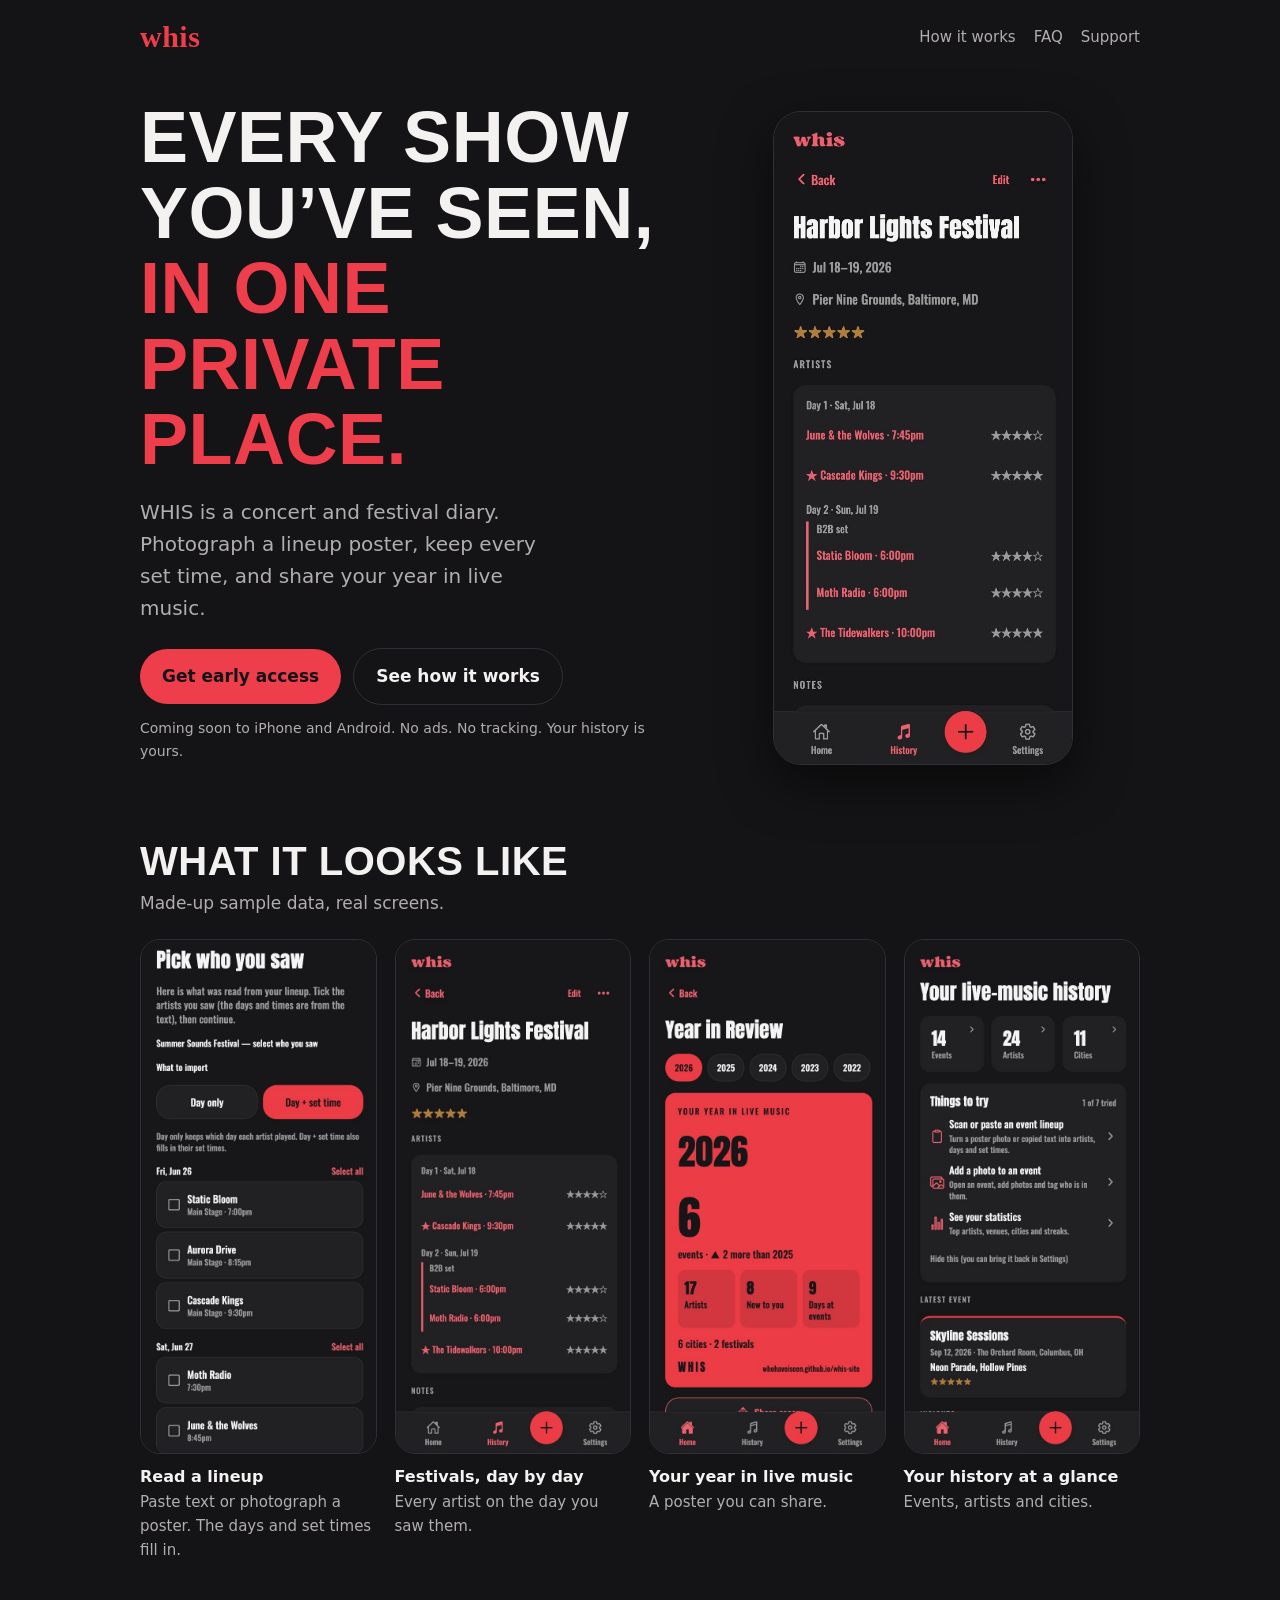
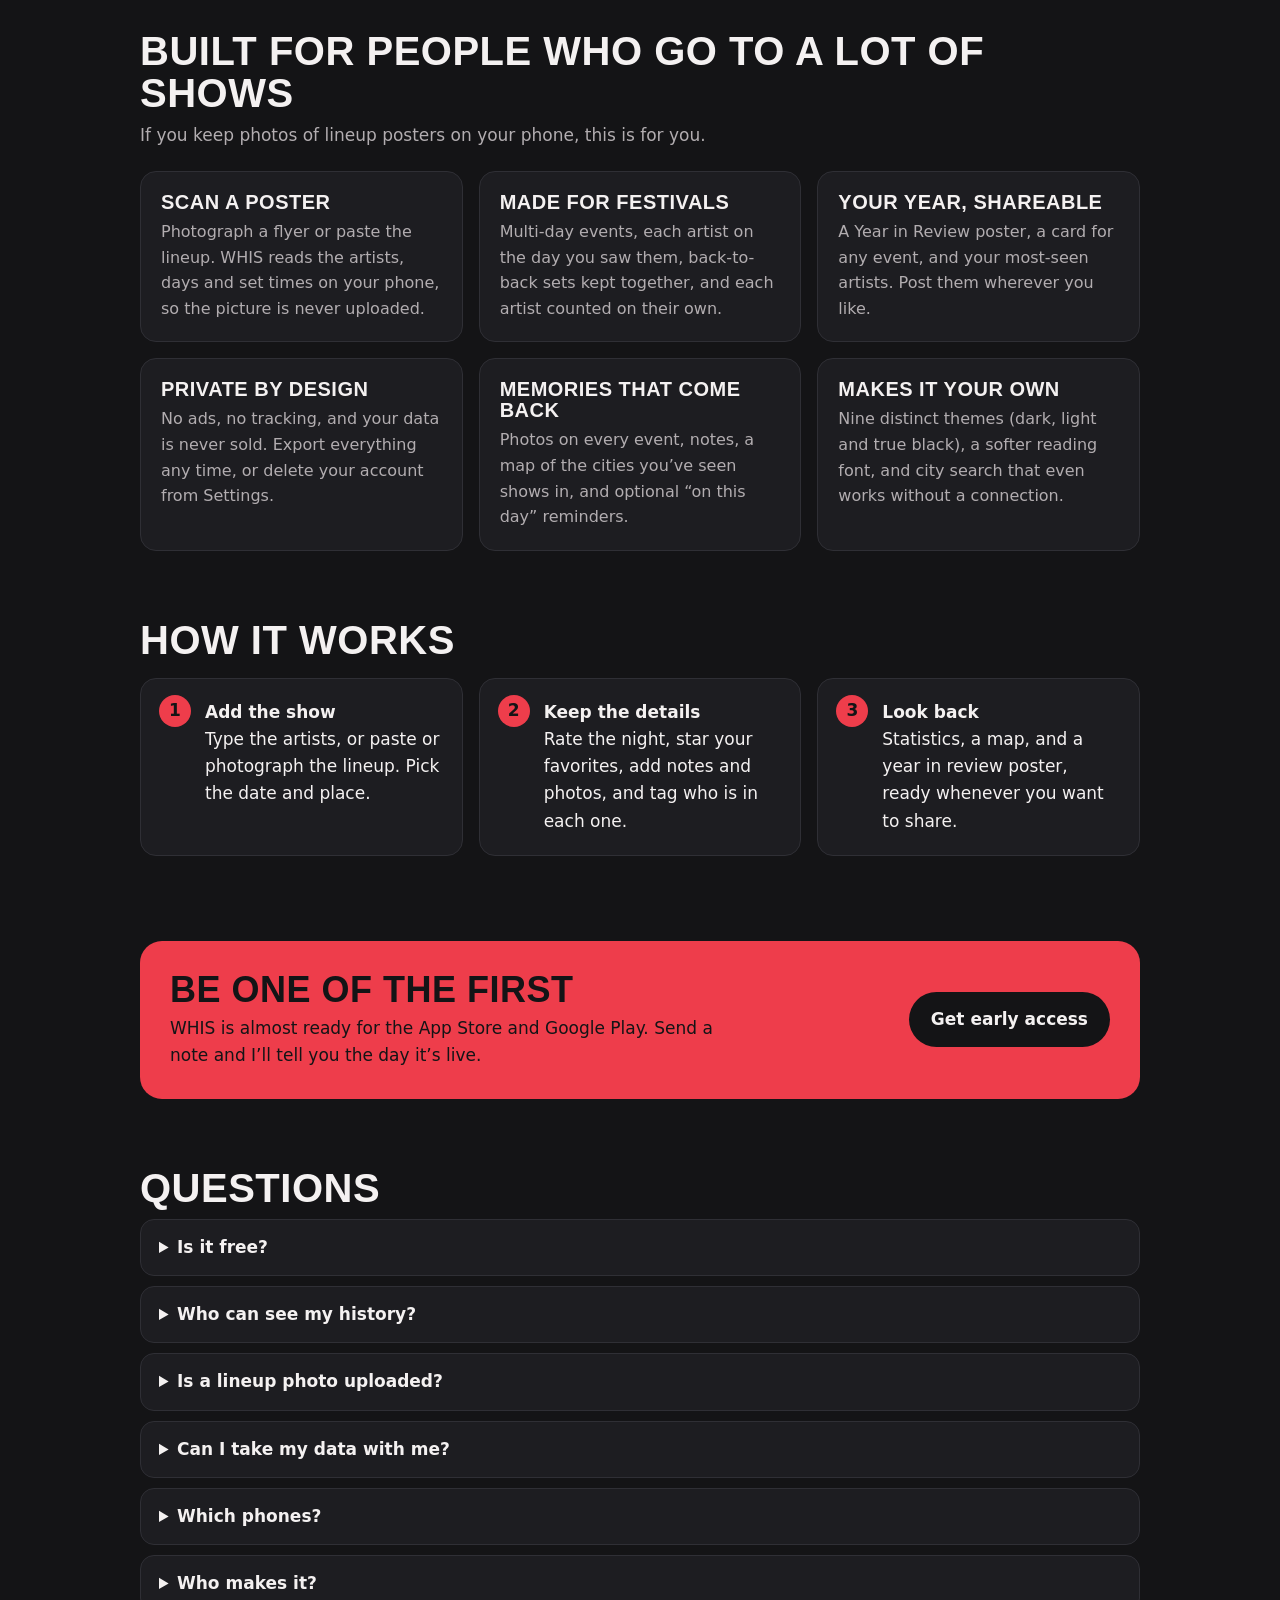
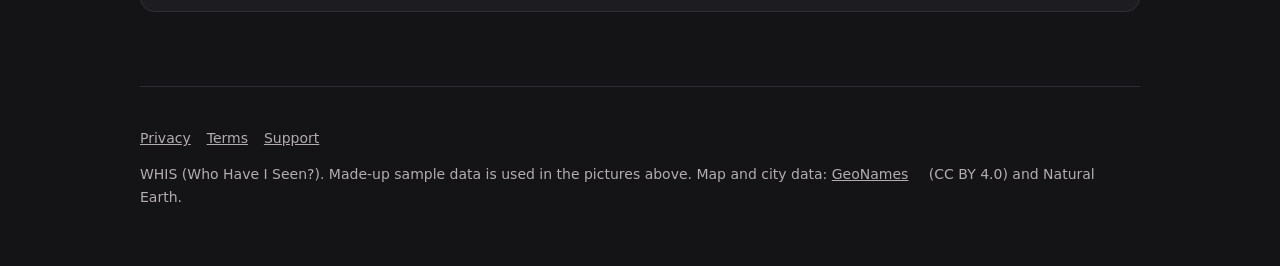
<file: index.html>
<!doctype html>
<html lang="en"><head><meta charset="utf-8"><meta name="viewport" content="width=device-width, initial-scale=1">
<title>WHIS: Concert &amp; Festival Diary</title>
<meta name="description" content="WHIS is a private concert and festival diary. Photograph a lineup poster, keep every set time, and share your year in live music. No ads, no tracking.">
<meta name="theme-color" content="#141416">
<link rel="canonical" href="https://whohaveiseen.github.io/whis-site/">
<meta property="og:type" content="website"><meta property="og:title" content="WHIS: Concert &amp; Festival Diary">
<meta property="og:description" content="Photograph a lineup poster, keep every set time, and share your year in live music. Private by design: no ads, no tracking.">
<meta property="og:url" content="https://whohaveiseen.github.io/whis-site/">
<meta property="og:image" content="https://whohaveiseen.github.io/whis-site/images/shot-year.jpg?v=3">
<meta name="twitter:card" content="summary_large_image">
<link rel="stylesheet" href="landing.css"></head>
<body>
<div class="wrap">
<header class="top"><a class="brand" href="./">whis</a><nav><a href="#how">How it works</a><a href="#faq">FAQ</a><a href="support.html">Support</a></nav></header>

<main>
<div class="hero">
<div>
<h1>Every show you&rsquo;ve seen, <em>in one private place.</em></h1>
<p class="lede">WHIS is a concert and festival diary. Photograph a lineup poster, keep every set time, and share your year in live music.</p>
<div class="cta">
<a class="btn" href="mailto:whohaveiseen@gmail.com?subject=WHIS%20early%20access">Get early access</a>
<a class="btn ghost" href="#how">See how it works</a>
</div>
<!-- When the apps are live, replace "Get early access" with the App Store and Google Play links and delete the next line. -->
<p class="note">Coming soon to iPhone and Android. No ads. No tracking. Your history is yours.</p>
</div>
<figure class="phone"><img src="images/shot-event.jpg?v=3" width="594" height="1300" alt="A two-day festival in WHIS: artists grouped by day with set times, a back-to-back set and star ratings"></figure>
</div>

<section aria-labelledby="shots-h">
<h2 id="shots-h">What it looks like</h2>
<p class="sub">Made-up sample data, real screens.</p>
<div class="shots">
<figure class="shot"><img loading="lazy" src="images/shot-lineup.jpg?v=3" width="594" height="1300" alt="Pick who you saw: artists read from a pasted lineup, grouped by day with set times"><figcaption><strong>Read a lineup</strong>Paste text or photograph a poster. The days and set times fill in.</figcaption></figure>
<figure class="shot"><img loading="lazy" src="images/shot-event.jpg?v=3" width="594" height="1300" alt="Harbor Lights Festival event page with artists by day"><figcaption><strong>Festivals, day by day</strong>Every artist on the day you saw them.</figcaption></figure>
<figure class="shot"><img loading="lazy" src="images/shot-year.jpg?v=3" width="594" height="1300" alt="Your year in live music poster showing events, artists and days at events"><figcaption><strong>Your year in live music</strong>A poster you can share.</figcaption></figure>
<figure class="shot"><img loading="lazy" src="images/shot-home.jpg?v=3" width="594" height="1300" alt="WHIS home screen with totals for events, artists and cities"><figcaption><strong>Your history at a glance</strong>Events, artists and cities.</figcaption></figure>
</div>
</section>

<section aria-labelledby="why-h">
<h2 id="why-h">Built for people who go to a lot of shows</h2>
<p class="sub">If you keep photos of lineup posters on your phone, this is for you.</p>
<div class="grid">
<div class="card"><h3>Scan a poster</h3><p>Photograph a flyer or paste the lineup. WHIS reads the artists, days and set times on your phone, so the picture is never uploaded.</p></div>
<div class="card"><h3>Made for festivals</h3><p>Multi-day events, each artist on the day you saw them, back-to-back sets kept together, and each artist counted on their own.</p></div>
<div class="card"><h3>Your year, shareable</h3><p>A Year in Review poster, a card for any event, and your most-seen artists. Post them wherever you like.</p></div>
<div class="card"><h3>Private by design</h3><p>No ads, no tracking, and your data is never sold. Export everything any time, or delete your account from Settings.</p></div>
<div class="card"><h3>Memories that come back</h3><p>Photos on every event, notes, a map of the cities you&rsquo;ve seen shows in, and optional &ldquo;on this day&rdquo; reminders.</p></div>
<div class="card"><h3>Makes it your own</h3><p>Nine distinct themes (dark, light and true black), a softer reading font, and city search that even works without a connection.</p></div>
</div>
</section>

<section id="how" aria-labelledby="how-h">
<h2 id="how-h">How it works</h2>
<ol class="steps">
<li><strong>Add the show</strong>Type the artists, or paste or photograph the lineup. Pick the date and place.</li>
<li><strong>Keep the details</strong>Rate the night, star your favorites, add notes and photos, and tag who is in each one.</li>
<li><strong>Look back</strong>Statistics, a map, and a year in review poster, ready whenever you want to share.</li>
</ol>
</section>

<section>
<div class="band">
<div><h2>Be one of the first</h2><p>WHIS is almost ready for the App Store and Google Play. Send a note and I&rsquo;ll tell you the day it&rsquo;s live.</p></div>
<a class="btn" href="mailto:whohaveiseen@gmail.com?subject=WHIS%20early%20access">Get early access</a>
</div>
</section>

<section id="faq" aria-labelledby="faq-h">
<h2 id="faq-h">Questions</h2>
<details><summary>Is it free?</summary><p>Yes. Logging and looking back on your shows is free, with no ads. A paid extra may come later for things like more photo storage; the diary itself will stay free.</p></details>
<details><summary>Who can see my history?</summary><p>Only you. Everything is private to your account. WHIS has no feed, no followers and no public profile.</p></details>
<details><summary>Is a lineup photo uploaded?</summary><p>No. The picture is read on your phone by the phone&rsquo;s own text recognition, and only the text it finds is used.</p></details>
<details><summary>Can I take my data with me?</summary><p>Yes. Export everything to a spreadsheet (CSV) or a full backup (JSON) from Settings, and import it back. You can delete your account and everything in it from the app too.</p></details>
<details><summary>Which phones?</summary><p>iPhone and Android.</p></details>
<details><summary>Who makes it?</summary><p>WHIS is made by one person who got tired of forgetting who they&rsquo;d seen. Questions or ideas: <a href="mailto:whohaveiseen@gmail.com">whohaveiseen@gmail.com</a>.</p></details>
</section>
</main>

<footer class="foot">
<p><a href="privacy.html">Privacy</a><a href="terms.html">Terms</a><a href="support.html">Support</a></p>
<p>WHIS (Who Have I Seen?). Made-up sample data is used in the pictures above. Map and city data: <a href="https://www.geonames.org/">GeoNames</a> (CC BY 4.0) and Natural Earth.</p>
</footer>
</div>
</body></html>
</file>
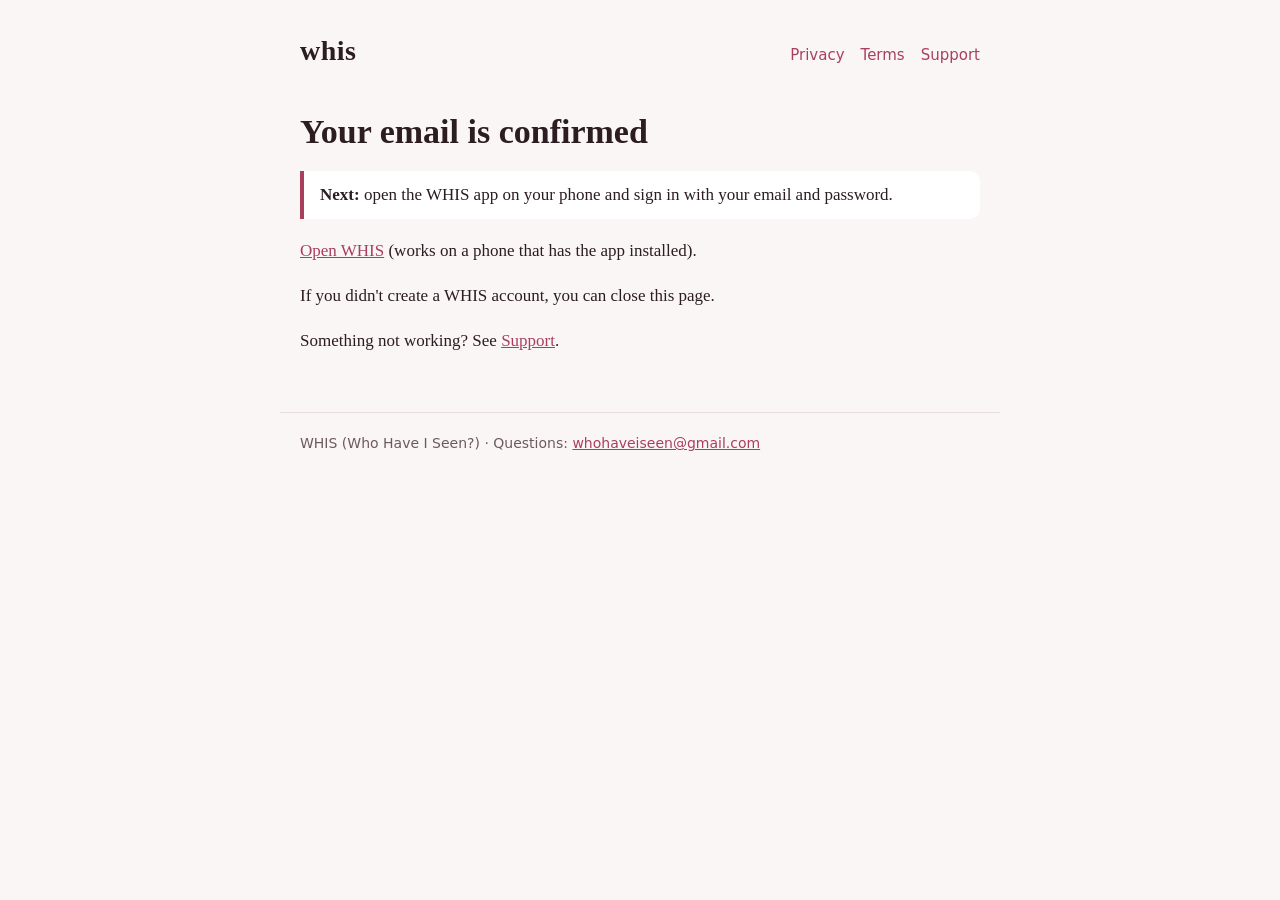
<file: email-confirmed.html>
<!doctype html>
<html lang="en"><head><meta charset="utf-8"><meta name="viewport" content="width=device-width, initial-scale=1">
<title>Email confirmed &ndash; WHIS</title><meta name="description" content="Your email address is confirmed. Open WHIS and sign in."><meta name="robots" content="noindex"><link rel="stylesheet" href="style.css"></head>
<body><header><a class="brand" href="index.html">whis</a><nav><a href="privacy.html">Privacy</a><a href="terms.html">Terms</a><a href="support.html">Support</a></nav></header><main>
<h1>Your email is confirmed</h1>
<div class="callout"><strong>Next:</strong> open the WHIS app on your phone and sign in with your email and password.</div>
<p><a href="whis://">Open WHIS</a> (works on a phone that has the app installed).</p>
<p>If you didn't create a WHIS account, you can close this page.</p>
<p>Something not working? See <a href="support.html">Support</a>.</p>
</main><footer>WHIS (Who Have I Seen?) &middot; Questions: <a href="mailto:whohaveiseen@gmail.com">whohaveiseen@gmail.com</a></footer></body></html>
</file>
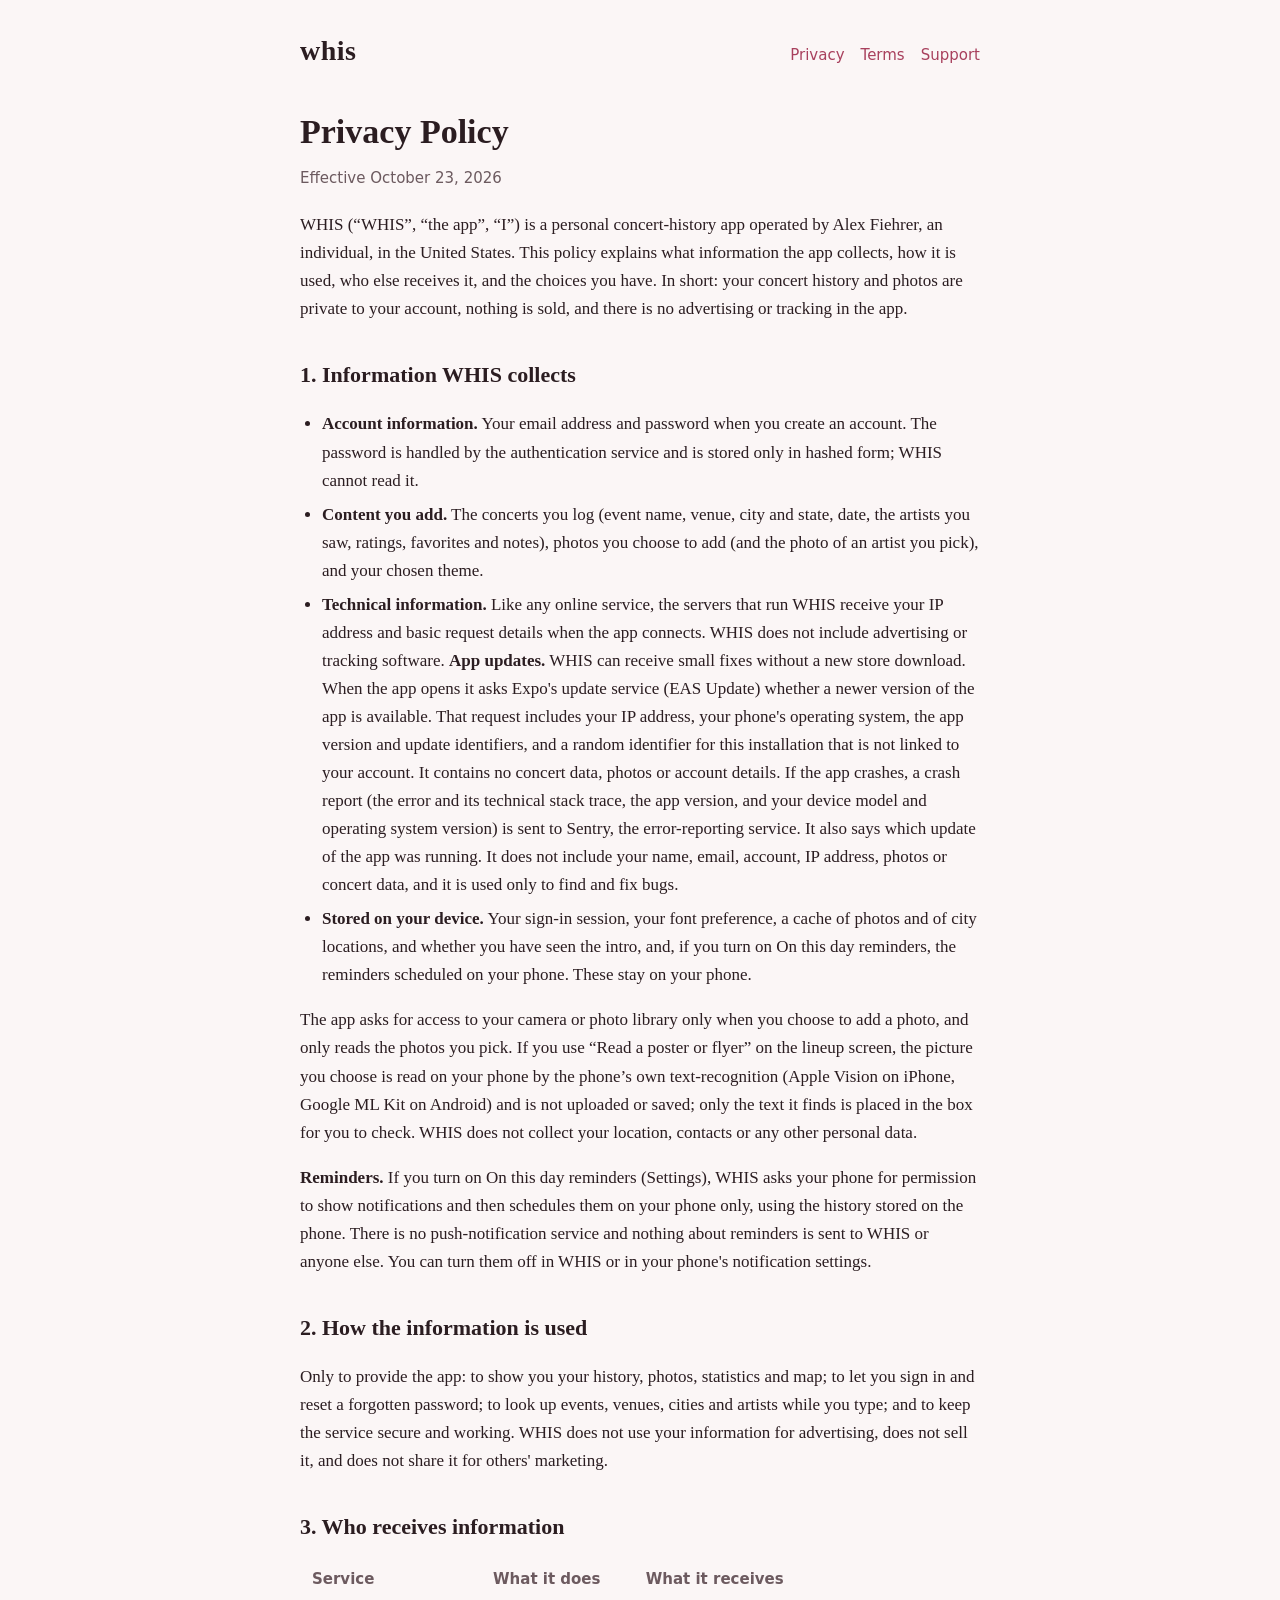
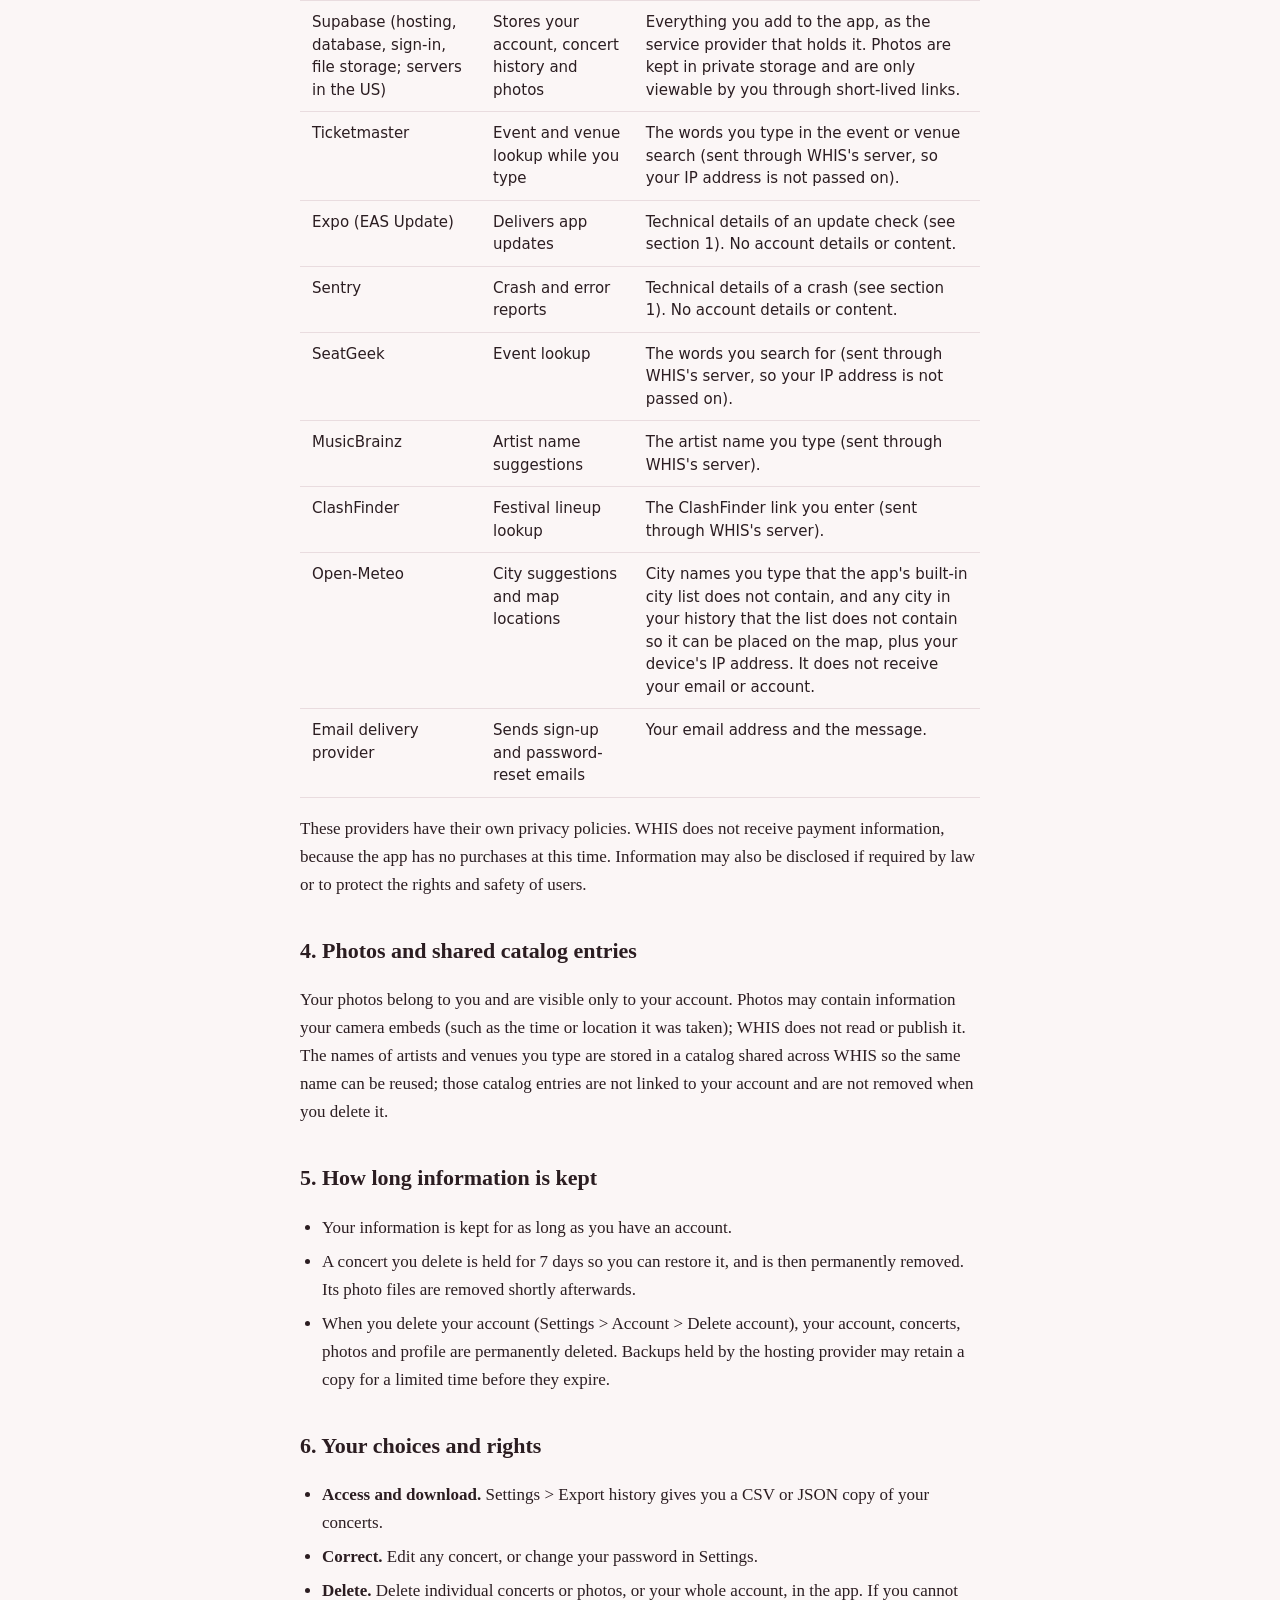
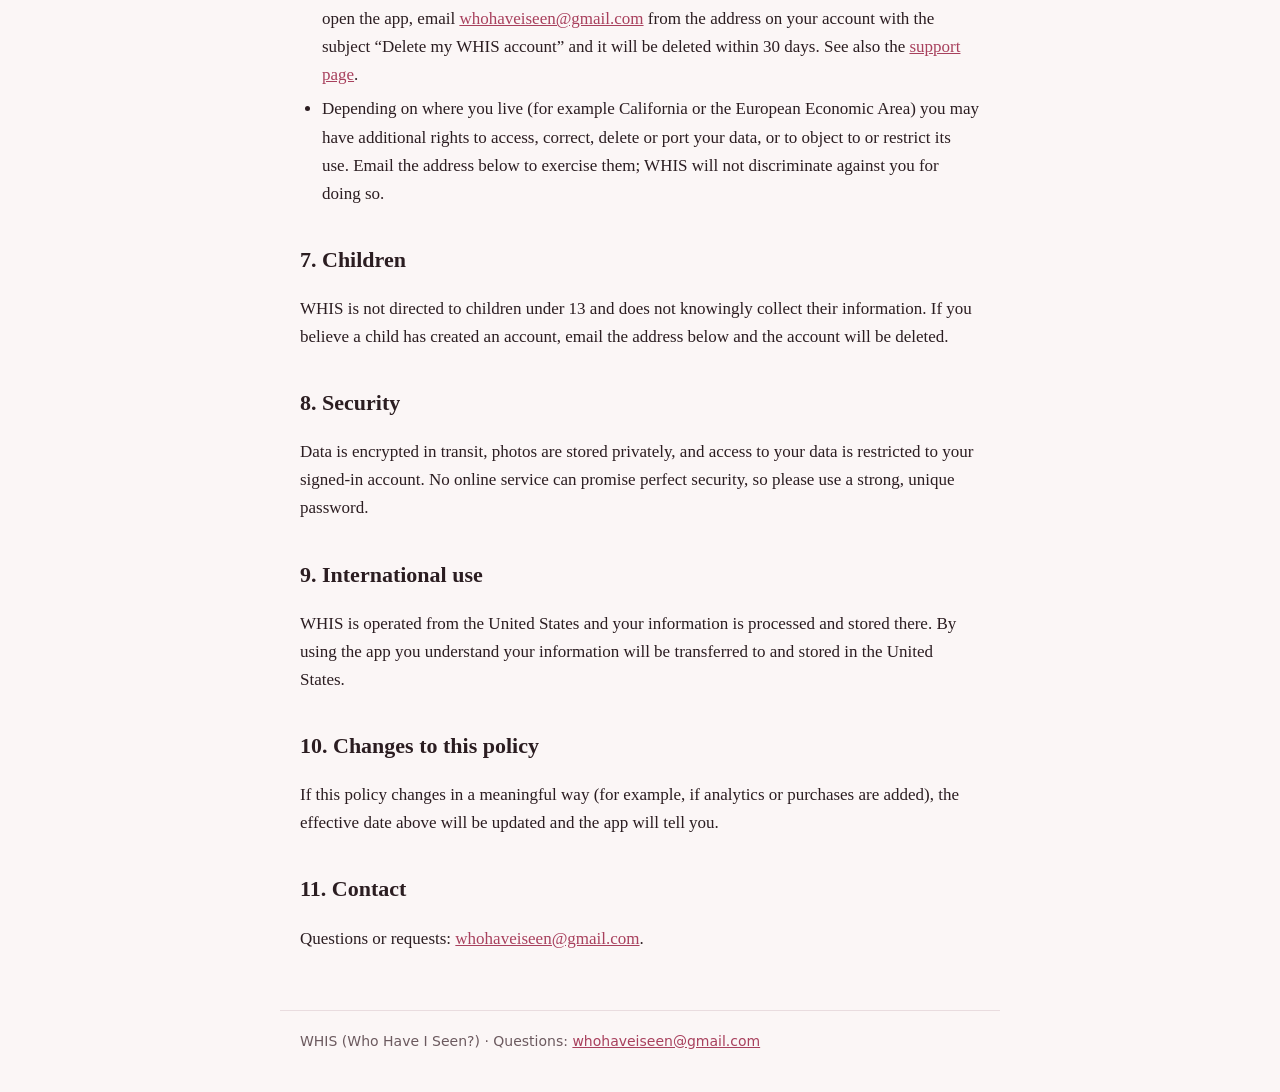
<file: privacy.html>
<!doctype html>
<html lang="en"><head><meta charset="utf-8"><meta name="viewport" content="width=device-width, initial-scale=1">
<title>Privacy Policy &ndash; WHIS</title><meta name="description" content="How WHIS handles your information."><link rel="stylesheet" href="style.css"></head>
<body><header><a class="brand" href="index.html">whis</a><nav><a href="privacy.html">Privacy</a><a href="terms.html">Terms</a><a href="support.html">Support</a></nav></header><main>
<h1>Privacy Policy</h1>
<p class="meta">Effective October 23, 2026</p>
<p>WHIS (&ldquo;WHIS&rdquo;, &ldquo;the app&rdquo;, &ldquo;I&rdquo;) is a personal concert-history app operated by Alex Fiehrer, an individual, in the United States. This policy explains what information the app collects, how it is used, who else receives it, and the choices you have. In short: your concert history and photos are private to your account, nothing is sold, and there is no advertising or tracking in the app.</p>

<h2>1. Information WHIS collects</h2>
<ul>
<li><strong>Account information.</strong> Your email address and password when you create an account. The password is handled by the authentication service and is stored only in hashed form; WHIS cannot read it.</li>
<li><strong>Content you add.</strong> The concerts you log (event name, venue, city and state, date, the artists you saw, ratings, favorites and notes), photos you choose to add (and the photo of an artist you pick), and your chosen theme.</li>
<li><strong>Technical information.</strong> Like any online service, the servers that run WHIS receive your IP address and basic request details when the app connects. WHIS does not include advertising or tracking software. <strong>App updates.</strong> WHIS can receive small fixes without a new store download. When the app opens it asks Expo's update service (EAS Update) whether a newer version of the app is available. That request includes your IP address, your phone's operating system, the app version and update identifiers, and a random identifier for this installation that is not linked to your account. It contains no concert data, photos or account details. If the app crashes, a crash report (the error and its technical stack trace, the app version, and your device model and operating system version) is sent to Sentry, the error-reporting service. It also says which update of the app was running. It does not include your name, email, account, IP address, photos or concert data, and it is used only to find and fix bugs.</li>
<li><strong>Stored on your device.</strong> Your sign-in session, your font preference, a cache of photos and of city locations, and whether you have seen the intro, and, if you turn on On this day reminders, the reminders scheduled on your phone. These stay on your phone.</li>
</ul>
<p>The app asks for access to your camera or photo library only when you choose to add a photo, and only reads the photos you pick. If you use “Read a poster or flyer” on the lineup screen, the picture you choose is read on your phone by the phone’s own text-recognition (Apple Vision on iPhone, Google ML Kit on Android) and is not uploaded or saved; only the text it finds is placed in the box for you to check. WHIS does not collect your location, contacts or any other personal data.</p>
<p><strong>Reminders.</strong> If you turn on On this day reminders (Settings), WHIS asks your phone for permission to show notifications and then schedules them on your phone only, using the history stored on the phone. There is no push-notification service and nothing about reminders is sent to WHIS or anyone else. You can turn them off in WHIS or in your phone's notification settings.</p>

<h2>2. How the information is used</h2>
<p>Only to provide the app: to show you your history, photos, statistics and map; to let you sign in and reset a forgotten password; to look up events, venues, cities and artists while you type; and to keep the service secure and working. WHIS does not use your information for advertising, does not sell it, and does not share it for others' marketing.</p>

<h2>3. Who receives information</h2>
<table>
<tr><th>Service</th><th>What it does</th><th>What it receives</th></tr>
<tr><td>Supabase (hosting, database, sign-in, file storage; servers in the US)</td><td>Stores your account, concert history and photos</td><td>Everything you add to the app, as the service provider that holds it. Photos are kept in private storage and are only viewable by you through short-lived links.</td></tr>
<tr><td>Ticketmaster</td><td>Event and venue lookup while you type</td><td>The words you type in the event or venue search (sent through WHIS's server, so your IP address is not passed on).</td></tr>
<tr><td>Expo (EAS Update)</td><td>Delivers app updates</td><td>Technical details of an update check (see section 1). No account details or content.</td></tr>
<tr><td>Sentry</td><td>Crash and error reports</td><td>Technical details of a crash (see section 1). No account details or content.</td></tr>
<tr><td>SeatGeek</td><td>Event lookup</td><td>The words you search for (sent through WHIS's server, so your IP address is not passed on).</td></tr>
<tr><td>MusicBrainz</td><td>Artist name suggestions</td><td>The artist name you type (sent through WHIS's server).</td></tr>
<tr><td>ClashFinder</td><td>Festival lineup lookup</td><td>The ClashFinder link you enter (sent through WHIS's server).</td></tr>
<tr><td>Open-Meteo</td><td>City suggestions and map locations</td><td>City names you type that the app's built-in city list does not contain, and any city in your history that the list does not contain so it can be placed on the map, plus your device's IP address. It does not receive your email or account.</td></tr>
<tr><td>Email delivery provider</td><td>Sends sign-up and password-reset emails</td><td>Your email address and the message.</td></tr>
</table>
<p>These providers have their own privacy policies. WHIS does not receive payment information, because the app has no purchases at this time. Information may also be disclosed if required by law or to protect the rights and safety of users.</p>

<h2>4. Photos and shared catalog entries</h2>
<p>Your photos belong to you and are visible only to your account. Photos may contain information your camera embeds (such as the time or location it was taken); WHIS does not read or publish it. The names of artists and venues you type are stored in a catalog shared across WHIS so the same name can be reused; those catalog entries are not linked to your account and are not removed when you delete it.</p>

<h2>5. How long information is kept</h2>
<ul>
<li>Your information is kept for as long as you have an account.</li>
<li>A concert you delete is held for 7 days so you can restore it, and is then permanently removed. Its photo files are removed shortly afterwards.</li>
<li>When you delete your account (Settings &gt; Account &gt; Delete account), your account, concerts, photos and profile are permanently deleted. Backups held by the hosting provider may retain a copy for a limited time before they expire.</li>
</ul>

<h2>6. Your choices and rights</h2>
<ul>
<li><strong>Access and download.</strong> Settings &gt; Export history gives you a CSV or JSON copy of your concerts.</li>
<li><strong>Correct.</strong> Edit any concert, or change your password in Settings.</li>
<li><strong>Delete.</strong> Delete individual concerts or photos, or your whole account, in the app. If you cannot open the app, email <a href="mailto:whohaveiseen@gmail.com">whohaveiseen@gmail.com</a> from the address on your account with the subject &ldquo;Delete my WHIS account&rdquo; and it will be deleted within 30 days. See also the <a href="support.html">support page</a>.</li>
<li>Depending on where you live (for example California or the European Economic Area) you may have additional rights to access, correct, delete or port your data, or to object to or restrict its use. Email the address below to exercise them; WHIS will not discriminate against you for doing so.</li>
</ul>

<h2>7. Children</h2>
<p>WHIS is not directed to children under 13 and does not knowingly collect their information. If you believe a child has created an account, email the address below and the account will be deleted.</p>

<h2>8. Security</h2>
<p>Data is encrypted in transit, photos are stored privately, and access to your data is restricted to your signed-in account. No online service can promise perfect security, so please use a strong, unique password.</p>

<h2>9. International use</h2>
<p>WHIS is operated from the United States and your information is processed and stored there. By using the app you understand your information will be transferred to and stored in the United States.</p>

<h2>10. Changes to this policy</h2>
<p>If this policy changes in a meaningful way (for example, if analytics or purchases are added), the effective date above will be updated and the app will tell you.</p>

<h2>11. Contact</h2>
<p>Questions or requests: <a href="mailto:whohaveiseen@gmail.com">whohaveiseen@gmail.com</a>.</p>
</main><footer>WHIS (Who Have I Seen?) &middot; Questions: <a href="mailto:whohaveiseen@gmail.com">whohaveiseen@gmail.com</a></footer></body></html>
</file>
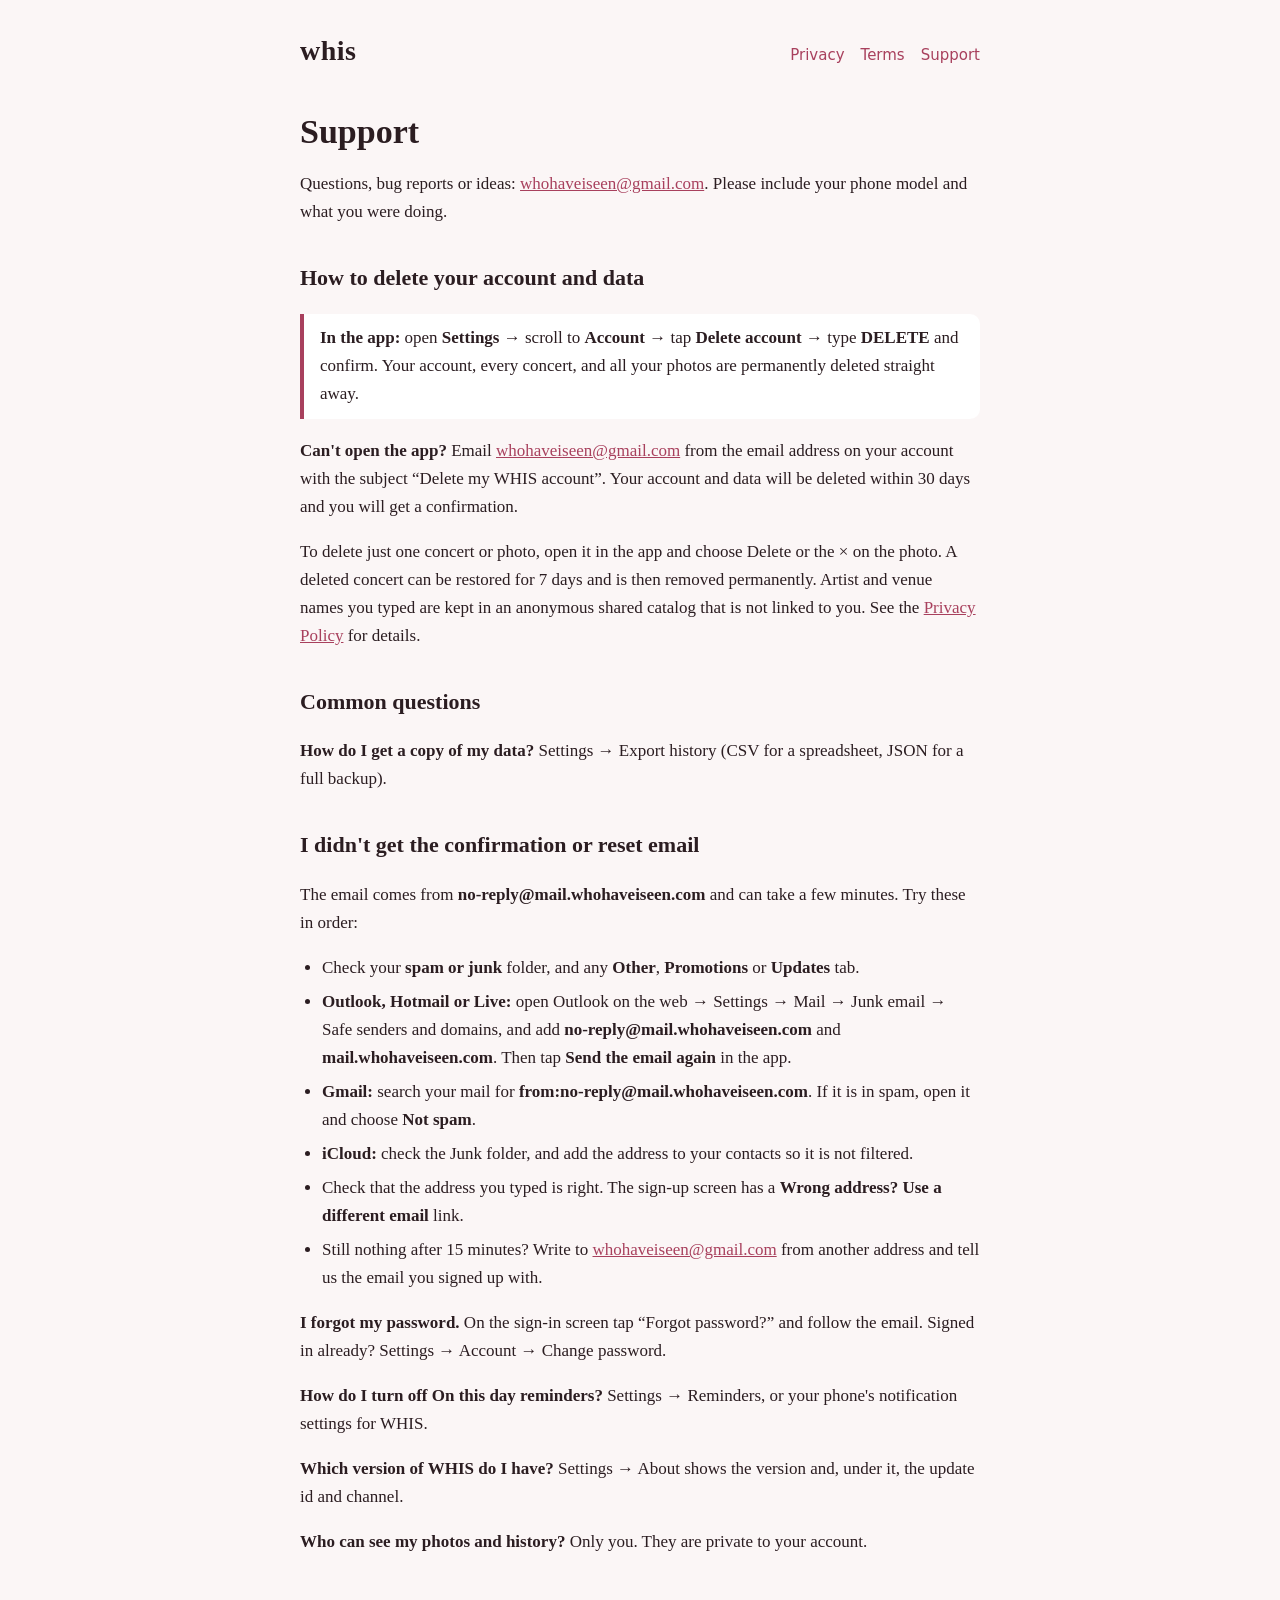
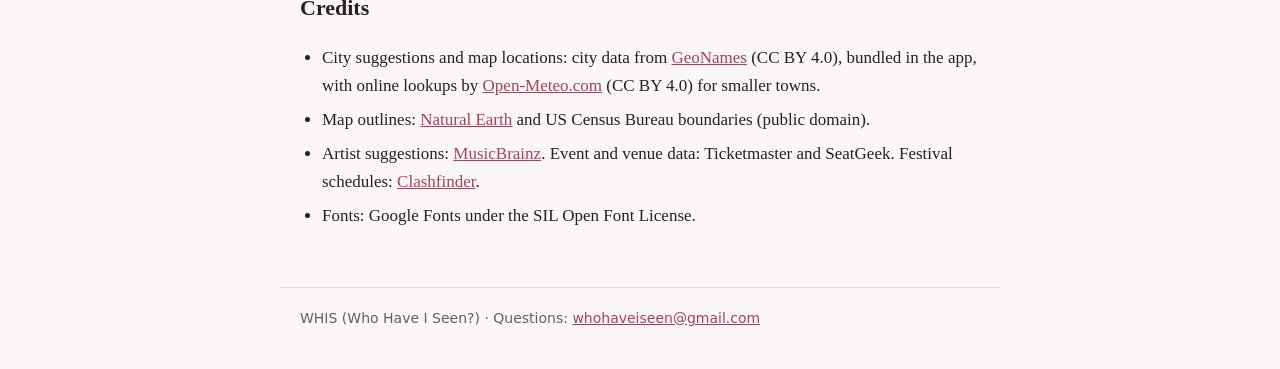
<file: support.html>
<!doctype html>
<html lang="en"><head><meta charset="utf-8"><meta name="viewport" content="width=device-width, initial-scale=1">
<title>Support &ndash; WHIS</title><meta name="description" content="Help, account deletion and credits for WHIS."><link rel="stylesheet" href="style.css"></head>
<body><header><a class="brand" href="index.html">whis</a><nav><a href="privacy.html">Privacy</a><a href="terms.html">Terms</a><a href="support.html">Support</a></nav></header><main>
<h1>Support</h1>
<p>Questions, bug reports or ideas: <a href="mailto:whohaveiseen@gmail.com">whohaveiseen@gmail.com</a>. Please include your phone model and what you were doing.</p>

<h2 id="delete">How to delete your account and data</h2>
<div class="callout"><strong>In the app:</strong> open <strong>Settings</strong> &rarr; scroll to <strong>Account</strong> &rarr; tap <strong>Delete account</strong> &rarr; type <strong>DELETE</strong> and confirm. Your account, every concert, and all your photos are permanently deleted straight away.</div>
<p><strong>Can't open the app?</strong> Email <a href="mailto:whohaveiseen@gmail.com">whohaveiseen@gmail.com</a> from the email address on your account with the subject &ldquo;Delete my WHIS account&rdquo;. Your account and data will be deleted within 30 days and you will get a confirmation.</p>
<p>To delete just one concert or photo, open it in the app and choose Delete or the &times; on the photo. A deleted concert can be restored for 7 days and is then removed permanently. Artist and venue names you typed are kept in an anonymous shared catalog that is not linked to you. See the <a href="privacy.html">Privacy Policy</a> for details.</p>

<h2>Common questions</h2>
<p><strong>How do I get a copy of my data?</strong> Settings &rarr; Export history (CSV for a spreadsheet, JSON for a full backup).</p>
<h2 id="no-email">I didn't get the confirmation or reset email</h2>
<p>The email comes from <strong>no-reply@mail.whohaveiseen.com</strong> and can take a few minutes. Try these in order:</p>
<ul>
<li>Check your <strong>spam or junk</strong> folder, and any <strong>Other</strong>, <strong>Promotions</strong> or <strong>Updates</strong> tab.</li>
<li><strong>Outlook, Hotmail or Live:</strong> open Outlook on the web &rarr; Settings &rarr; Mail &rarr; Junk email &rarr; Safe senders and domains, and add <strong>no-reply@mail.whohaveiseen.com</strong> and <strong>mail.whohaveiseen.com</strong>. Then tap <strong>Send the email again</strong> in the app.</li>
<li><strong>Gmail:</strong> search your mail for <strong>from:no-reply@mail.whohaveiseen.com</strong>. If it is in spam, open it and choose <strong>Not spam</strong>.</li>
<li><strong>iCloud:</strong> check the Junk folder, and add the address to your contacts so it is not filtered.</li>
<li>Check that the address you typed is right. The sign-up screen has a <strong>Wrong address? Use a different email</strong> link.</li>
<li>Still nothing after 15 minutes? Write to <a href="mailto:whohaveiseen@gmail.com">whohaveiseen@gmail.com</a> from another address and tell us the email you signed up with.</li>
</ul>
<p><strong>I forgot my password.</strong> On the sign-in screen tap &ldquo;Forgot password?&rdquo; and follow the email. Signed in already? Settings &rarr; Account &rarr; Change password.</p>
<p><strong>How do I turn off On this day reminders?</strong> Settings &rarr; Reminders, or your phone's notification settings for WHIS.</p>
<p><strong>Which version of WHIS do I have?</strong> Settings &rarr; About shows the version and, under it, the update id and channel.</p>
<p><strong>Who can see my photos and history?</strong> Only you. They are private to your account.</p>

<h2>Credits</h2>
<ul>
<li>City suggestions and map locations: city data from <a href="https://www.geonames.org/">GeoNames</a> (CC BY 4.0), bundled in the app, with online lookups by <a href="https://open-meteo.com/">Open-Meteo.com</a> (CC BY 4.0) for smaller towns.</li>
<li>Map outlines: <a href="https://www.naturalearthdata.com/">Natural Earth</a> and US Census Bureau boundaries (public domain).</li>
<li>Artist suggestions: <a href="https://musicbrainz.org/">MusicBrainz</a>. Event and venue data: Ticketmaster and SeatGeek. Festival schedules: <a href="https://clashfinder.com/">Clashfinder</a>.</li>
<li>Fonts: Google Fonts under the SIL Open Font License.</li>
</ul>
</main><footer>WHIS (Who Have I Seen?) &middot; Questions: <a href="mailto:whohaveiseen@gmail.com">whohaveiseen@gmail.com</a></footer></body></html>
</file>
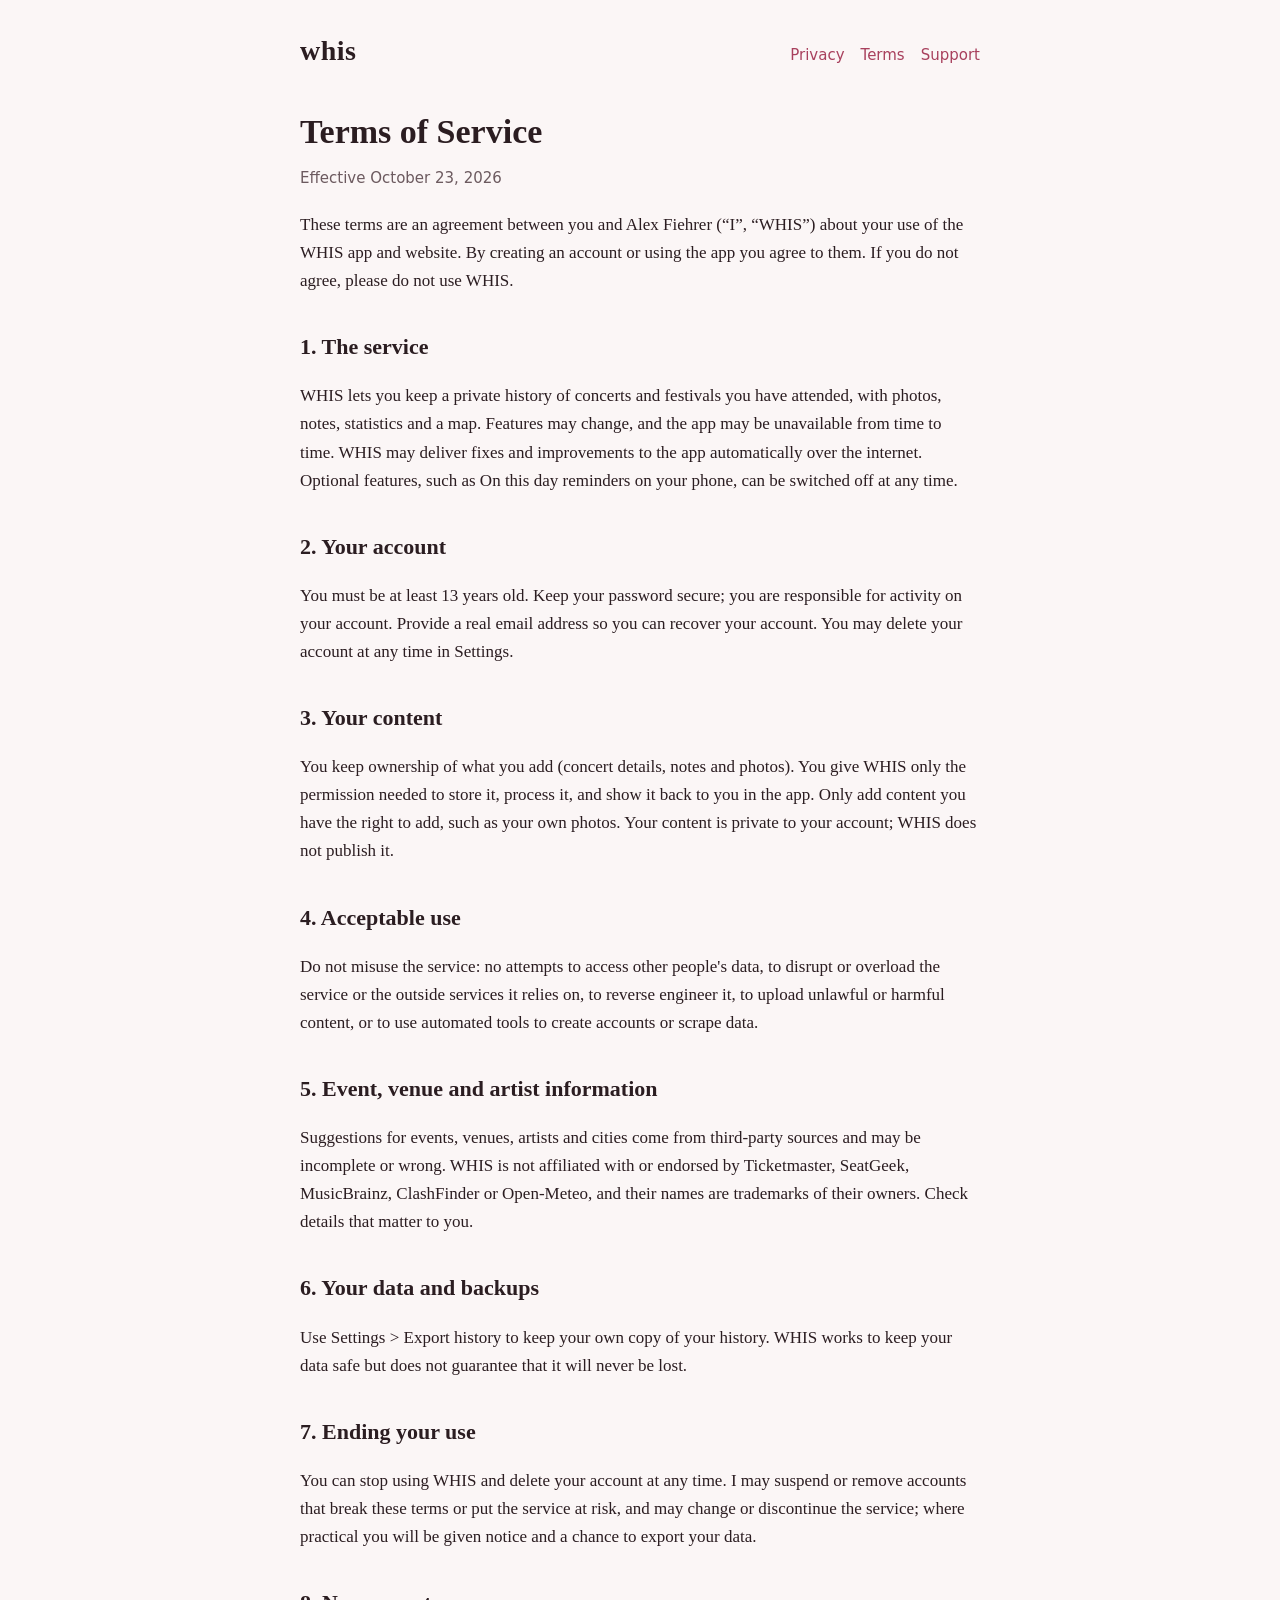
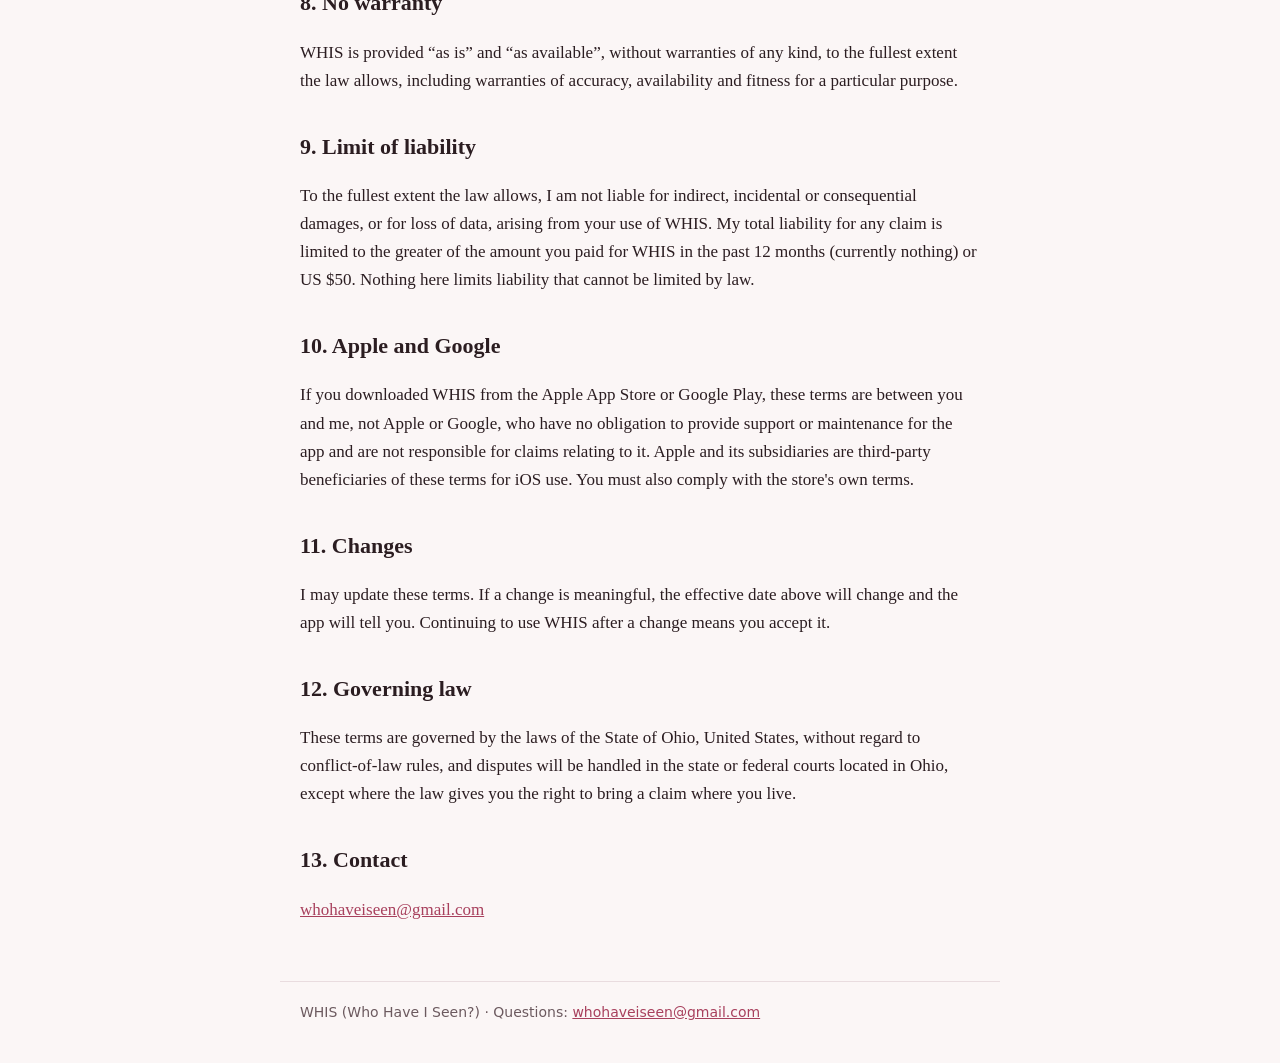
<file: terms.html>
<!doctype html>
<html lang="en"><head><meta charset="utf-8"><meta name="viewport" content="width=device-width, initial-scale=1">
<title>Terms of Service &ndash; WHIS</title><meta name="description" content="The terms for using WHIS."><link rel="stylesheet" href="style.css"></head>
<body><header><a class="brand" href="index.html">whis</a><nav><a href="privacy.html">Privacy</a><a href="terms.html">Terms</a><a href="support.html">Support</a></nav></header><main>
<h1>Terms of Service</h1>
<p class="meta">Effective October 23, 2026</p>
<p>These terms are an agreement between you and Alex Fiehrer (&ldquo;I&rdquo;, &ldquo;WHIS&rdquo;) about your use of the WHIS app and website. By creating an account or using the app you agree to them. If you do not agree, please do not use WHIS.</p>

<h2>1. The service</h2>
<p>WHIS lets you keep a private history of concerts and festivals you have attended, with photos, notes, statistics and a map. Features may change, and the app may be unavailable from time to time. WHIS may deliver fixes and improvements to the app automatically over the internet. Optional features, such as On this day reminders on your phone, can be switched off at any time.</p>

<h2>2. Your account</h2>
<p>You must be at least 13 years old. Keep your password secure; you are responsible for activity on your account. Provide a real email address so you can recover your account. You may delete your account at any time in Settings.</p>

<h2>3. Your content</h2>
<p>You keep ownership of what you add (concert details, notes and photos). You give WHIS only the permission needed to store it, process it, and show it back to you in the app. Only add content you have the right to add, such as your own photos. Your content is private to your account; WHIS does not publish it.</p>

<h2>4. Acceptable use</h2>
<p>Do not misuse the service: no attempts to access other people's data, to disrupt or overload the service or the outside services it relies on, to reverse engineer it, to upload unlawful or harmful content, or to use automated tools to create accounts or scrape data.</p>

<h2>5. Event, venue and artist information</h2>
<p>Suggestions for events, venues, artists and cities come from third-party sources and may be incomplete or wrong. WHIS is not affiliated with or endorsed by Ticketmaster, SeatGeek, MusicBrainz, ClashFinder or Open-Meteo, and their names are trademarks of their owners. Check details that matter to you.</p>

<h2>6. Your data and backups</h2>
<p>Use Settings &gt; Export history to keep your own copy of your history. WHIS works to keep your data safe but does not guarantee that it will never be lost.</p>

<h2>7. Ending your use</h2>
<p>You can stop using WHIS and delete your account at any time. I may suspend or remove accounts that break these terms or put the service at risk, and may change or discontinue the service; where practical you will be given notice and a chance to export your data.</p>

<h2>8. No warranty</h2>
<p>WHIS is provided &ldquo;as is&rdquo; and &ldquo;as available&rdquo;, without warranties of any kind, to the fullest extent the law allows, including warranties of accuracy, availability and fitness for a particular purpose.</p>

<h2>9. Limit of liability</h2>
<p>To the fullest extent the law allows, I am not liable for indirect, incidental or consequential damages, or for loss of data, arising from your use of WHIS. My total liability for any claim is limited to the greater of the amount you paid for WHIS in the past 12 months (currently nothing) or US $50. Nothing here limits liability that cannot be limited by law.</p>

<h2>10. Apple and Google</h2>
<p>If you downloaded WHIS from the Apple App Store or Google Play, these terms are between you and me, not Apple or Google, who have no obligation to provide support or maintenance for the app and are not responsible for claims relating to it. Apple and its subsidiaries are third-party beneficiaries of these terms for iOS use. You must also comply with the store's own terms.</p>

<h2>11. Changes</h2>
<p>I may update these terms. If a change is meaningful, the effective date above will change and the app will tell you. Continuing to use WHIS after a change means you accept it.</p>

<h2>12. Governing law</h2>
<p>These terms are governed by the laws of the State of Ohio, United States, without regard to conflict-of-law rules, and disputes will be handled in the state or federal courts located in Ohio, except where the law gives you the right to bring a claim where you live.</p>

<h2>13. Contact</h2>
<p><a href="mailto:whohaveiseen@gmail.com">whohaveiseen@gmail.com</a></p>
</main><footer>WHIS (Who Have I Seen?) &middot; Questions: <a href="mailto:whohaveiseen@gmail.com">whohaveiseen@gmail.com</a></footer></body></html>
</file>
<file: landing.css>
:root { --bg:#141416; --card:#1d1d21; --line:#2f2f35; --text:#f4f1f1; --muted:#b2adb0; --accent:#ee3d4b; --on-accent:#141416; --max:1040px; }
* { box-sizing:border-box; }
html { scroll-behavior:smooth; }
body { margin:0; background:var(--bg); color:var(--text); font:17px/1.6 system-ui, -apple-system, "Segoe UI", Roboto, sans-serif; }
a { color:var(--accent); }
a:hover { text-decoration:underline; }
.wrap { max-width:var(--max); margin:0 auto; padding:0 20px; }
header.top { padding:22px 0 8px; display:flex; align-items:center; justify-content:space-between; gap:12px; flex-wrap:wrap; }
.brand { font:800 30px/1 Georgia, "Times New Roman", serif; color:var(--accent); text-decoration:none; letter-spacing:.5px; }
header.top nav a { margin-left:18px; color:var(--muted); text-decoration:none; font-size:15px; }
header.top nav a:hover { color:var(--text); text-decoration:underline; }
h1, h2, h3 { font-family:"Arial Narrow", "Helvetica Neue", Impact, Arial, sans-serif; text-transform:uppercase; letter-spacing:.5px; line-height:1.05; margin:0; }
.hero { display:grid; grid-template-columns:1.1fr .9fr; gap:36px; align-items:center; padding:40px 0 30px; }
.hero h1 { font-size:clamp(40px, 7vw, 72px); }
.hero h1 em { font-style:normal; color:var(--accent); }
.lede { font-size:20px; color:var(--muted); margin:18px 0 24px; max-width:34ch; }
.cta { display:flex; flex-wrap:wrap; gap:12px; align-items:center; }
.btn { display:inline-block; background:var(--accent); color:var(--on-accent); font-weight:700; padding:14px 22px; border-radius:999px; text-decoration:none; font-size:17px; }
.btn:hover { text-decoration:none; filter:brightness(1.08); }
.btn.ghost { background:transparent; color:var(--text); border:1.5px solid var(--line); }
.note { color:var(--muted); font-size:14px; margin-top:12px; }
.phone { margin:0; justify-self:center; }
.phone img { display:block; width:100%; max-width:300px; height:auto; border-radius:28px; border:1px solid var(--line); box-shadow:0 18px 50px rgba(0,0,0,.55); }
section { padding:34px 0; }
section > h2 { font-size:clamp(28px, 4.5vw, 40px); margin-bottom:8px; }
.sub { color:var(--muted); margin:0 0 22px; max-width:60ch; }
.shots { display:grid; grid-template-columns:repeat(4, 1fr); gap:18px; }
.shot { margin:0; }
.shot img { display:block; width:100%; height:auto; border-radius:20px; border:1px solid var(--line); }
.shot figcaption { margin-top:10px; font-size:15px; color:var(--muted); }
.shot figcaption strong { display:block; color:var(--text); font-size:16px; }
.grid { display:grid; grid-template-columns:repeat(3, 1fr); gap:16px; }
.card { background:var(--card); border:1px solid var(--line); border-radius:16px; padding:20px; }
.card h3 { font-size:20px; margin-bottom:6px; color:var(--text); }
.card p { margin:0; color:var(--muted); font-size:16px; }
.steps { counter-reset:step; display:grid; grid-template-columns:repeat(3, 1fr); gap:16px; padding:0; list-style:none; }
.steps li { background:var(--card); border:1px solid var(--line); border-radius:16px; padding:20px 20px 20px 64px; position:relative; margin:0; }
.steps li::before { counter-increment:step; content:counter(step); position:absolute; left:18px; top:16px; width:32px; height:32px; border-radius:50%; background:var(--accent); color:var(--on-accent); font-weight:800; display:grid; place-items:center; }
.steps strong { display:block; }
details { background:var(--card); border:1px solid var(--line); border-radius:14px; padding:14px 18px; margin:10px 0; }
summary { cursor:pointer; font-weight:600; }
details p { margin:10px 0 2px; color:var(--muted); }
.band { background:var(--accent); color:var(--on-accent); border-radius:22px; padding:30px; display:flex; gap:20px; justify-content:space-between; align-items:center; flex-wrap:wrap; }
.band h2 { font-size:clamp(26px, 4vw, 36px); color:var(--on-accent); }
.band p { margin:6px 0 0; max-width:52ch; }
.band .btn { background:var(--on-accent); color:var(--text); }
footer.foot { border-top:1px solid var(--line); margin-top:30px; padding:26px 0 44px; color:var(--muted); font-size:14px; }
footer.foot a { color:var(--muted); margin-right:16px; }
footer.foot a:hover { color:var(--text); }
:focus-visible { outline:3px solid #fff; outline-offset:3px; }
@media (max-width: 860px) {
  .hero { grid-template-columns:1fr; text-align:left; padding-top:24px; }
  .phone { order:-1; }
  .phone img { max-width:260px; }
  .shots { grid-template-columns:repeat(2, 1fr); }
  .grid, .steps { grid-template-columns:1fr; }
}
@media (max-width: 480px) { .shots { grid-template-columns:1fr 1fr; gap:12px; } header.top nav a { margin-left:12px; } }
@media (prefers-reduced-motion: reduce) { html { scroll-behavior:auto; } }
</file>
<file: style.css>
:root { color-scheme: light dark; --bg:#fbf6f6; --text:#2b1d21; --muted:#6c5a5f; --accent:#a8405d; --card:#ffffff; --line:#e9dcdf; }
@media (prefers-color-scheme: dark) { :root { --bg:#141113; --text:#f1e9eb; --muted:#b4a3a8; --accent:#e58aa3; --card:#1d181b; --line:#33292d; } }
* { box-sizing: border-box; }
body { margin:0; background:var(--bg); color:var(--text); font:17px/1.65 Georgia, "Times New Roman", serif; }
header, main, footer { max-width:720px; margin:0 auto; padding:0 20px; }
header { padding-top:28px; padding-bottom:8px; display:flex; align-items:baseline; justify-content:space-between; flex-wrap:wrap; gap:8px; }
header .brand { font-size:28px; font-weight:800; letter-spacing:.5px; color:var(--text); text-decoration:none; }
nav a { margin-left:16px; color:var(--accent); text-decoration:none; font:15px/1 system-ui, sans-serif; }
nav a:hover, a:hover { text-decoration:underline; }
main { padding-top:12px; padding-bottom:40px; }
h1 { font-size:34px; line-height:1.2; margin:18px 0 6px; }
h2 { font-size:22px; margin:34px 0 8px; }
p, li { color:var(--text); }
.meta { color:var(--muted); font:15px/1.4 system-ui, sans-serif; margin-bottom:22px; }
a { color:var(--accent); }
ul { padding-left:22px; } li { margin:6px 0; }
.card { background:var(--card); border:1px solid var(--line); border-radius:14px; padding:4px 20px 14px; margin:18px 0; }
table { border-collapse:collapse; width:100%; font:15px/1.5 system-ui, sans-serif; margin:12px 0; }
th, td { text-align:left; vertical-align:top; padding:10px 12px; border-bottom:1px solid var(--line); }
th { color:var(--muted); font-weight:600; }
footer { padding-top:20px; padding-bottom:40px; color:var(--muted); font:14px/1.5 system-ui, sans-serif; border-top:1px solid var(--line); }
.callout { border-left:4px solid var(--accent); background:var(--card); padding:10px 16px; margin:18px 0; border-radius:0 10px 10px 0; }
</file>
